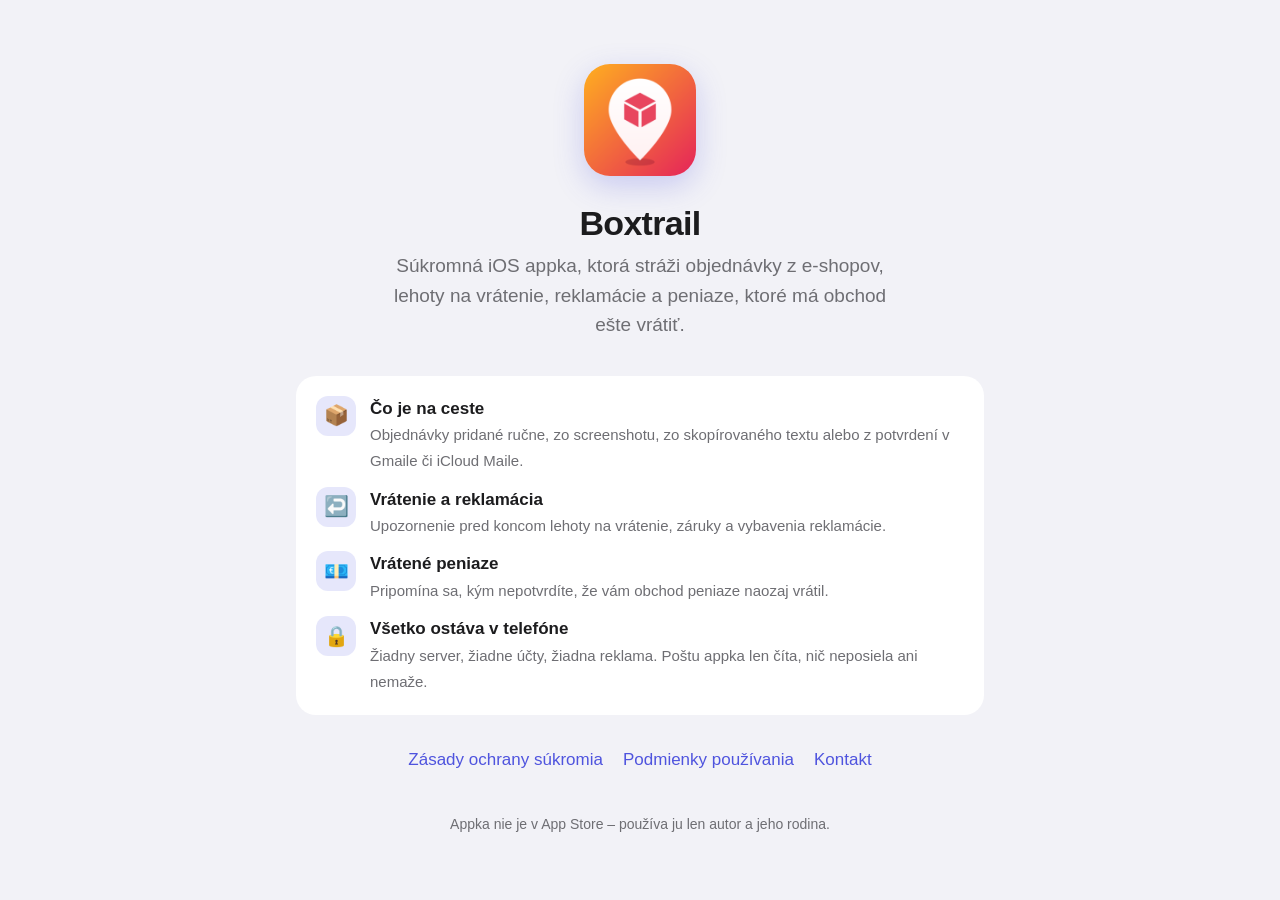
<file: index.html>
<!doctype html>
<html lang="sk">
<head>
  <meta charset="utf-8">
  <meta name="viewport" content="width=device-width, initial-scale=1">
  <title>Boxtrail – appka na objednávky, vratky a vrátené peniaze</title>
  <meta name="description" content="Súkromná iOS appka na sledovanie internetových objednávok, vrátenia tovaru, reklamácií a vrátených peňazí.">
  <link rel="icon" href="icon.png">
  <link rel="stylesheet" href="style.css">
</head>
<body>
<main>
  <header class="hero">
    <img src="icon.png" alt="Ikona appky Boxtrail">
    <h1>Boxtrail</h1>
    <p class="lead">Súkromná iOS appka, ktorá stráži objednávky z e-shopov, lehoty na vrátenie, reklamácie a peniaze, ktoré má obchod ešte vrátiť.</p>
  </header>

  <section class="card features">
    <div class="feature">
      <div class="dot">📦</div>
      <div><strong>Čo je na ceste</strong><span>Objednávky pridané ručne, zo screenshotu, zo skopírovaného textu alebo z potvrdení v Gmaile či iCloud Maile.</span></div>
    </div>
    <div class="feature">
      <div class="dot">↩️</div>
      <div><strong>Vrátenie a reklamácia</strong><span>Upozornenie pred koncom lehoty na vrátenie, záruky a vybavenia reklamácie.</span></div>
    </div>
    <div class="feature">
      <div class="dot">💶</div>
      <div><strong>Vrátené peniaze</strong><span>Pripomína sa, kým nepotvrdíte, že vám obchod peniaze naozaj vrátil.</span></div>
    </div>
    <div class="feature">
      <div class="dot">🔒</div>
      <div><strong>Všetko ostáva v telefóne</strong><span>Žiadny server, žiadne účty, žiadna reklama. Poštu appka len číta, nič neposiela ani nemaže.</span></div>
    </div>
  </section>

  <nav class="links">
    <a href="privacy.html">Zásady ochrany súkromia</a>
    <a href="terms.html">Podmienky používania</a>
    <a href="mailto:michal.drajna@gmail.com">Kontakt</a>
  </nav>

  <footer>Appka nie je v App Store – používa ju len autor a jeho rodina.</footer>
</main>
</body>
</html>
</file>
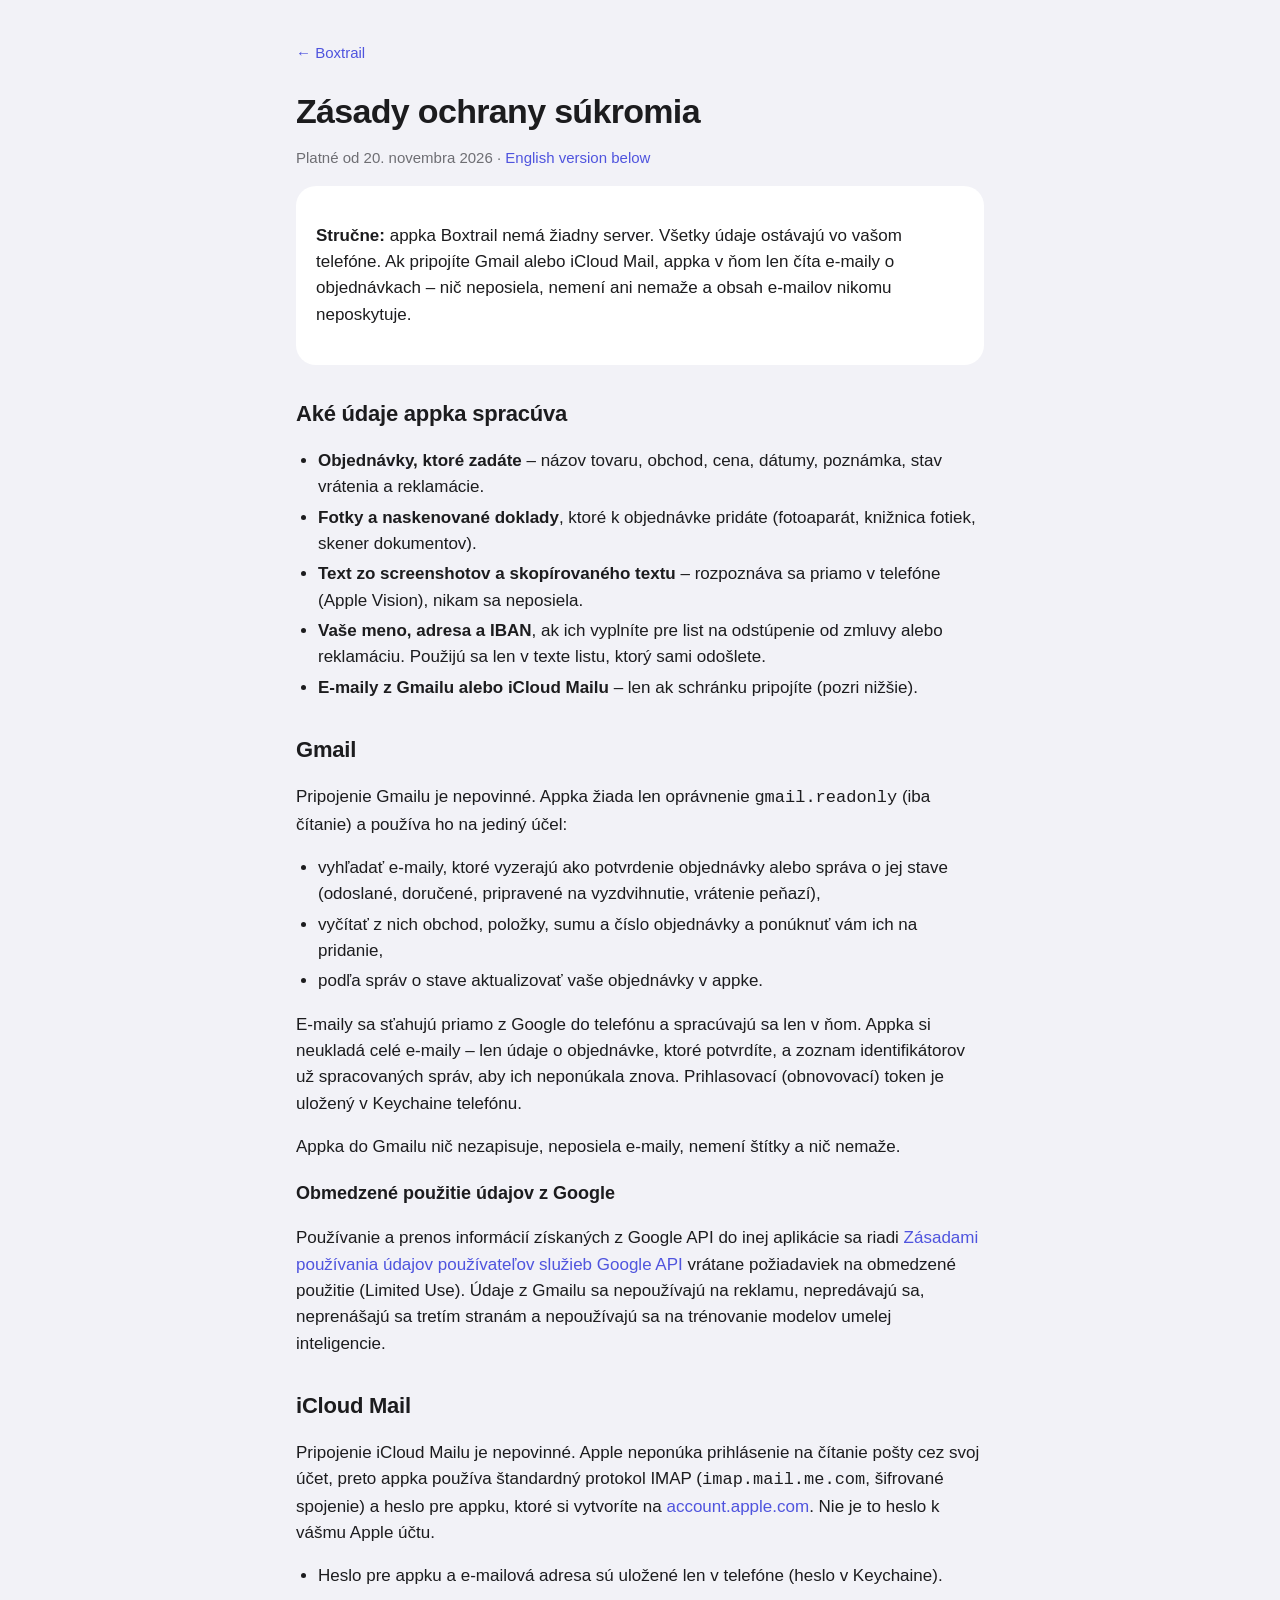
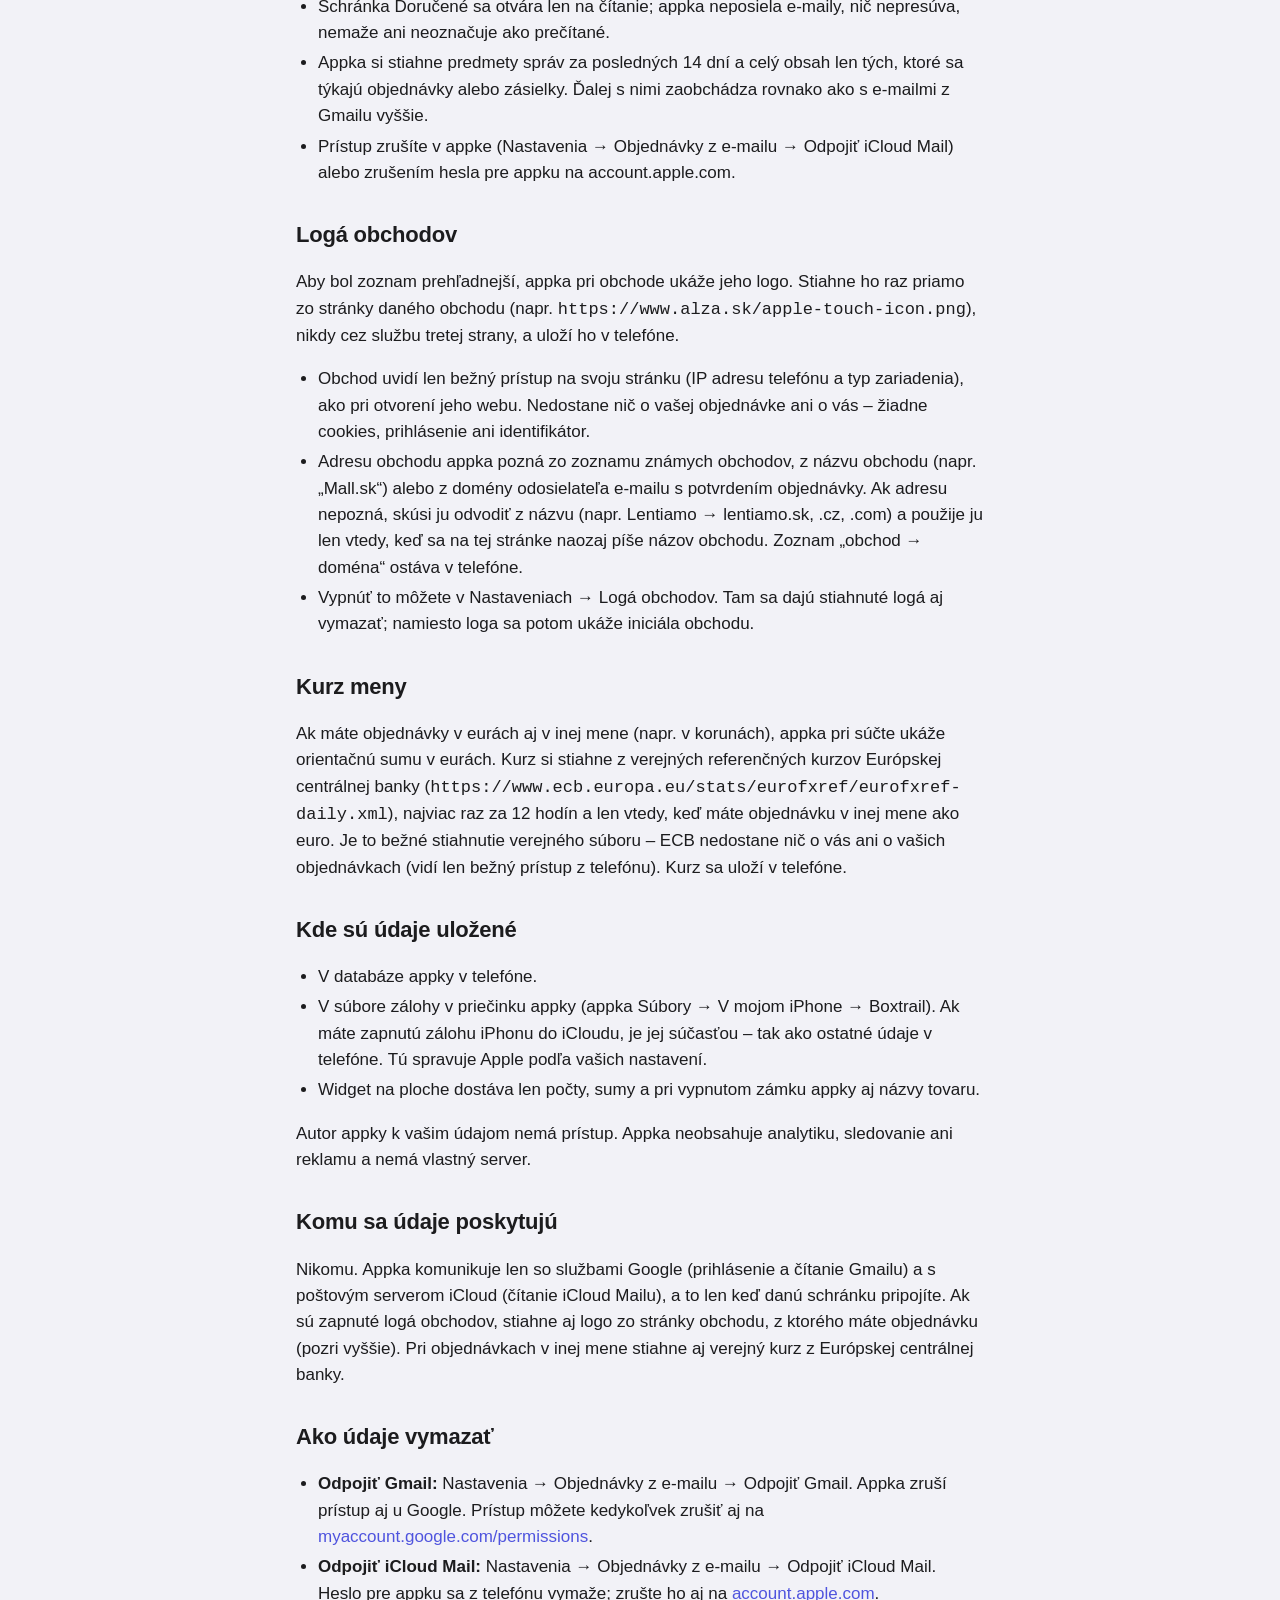
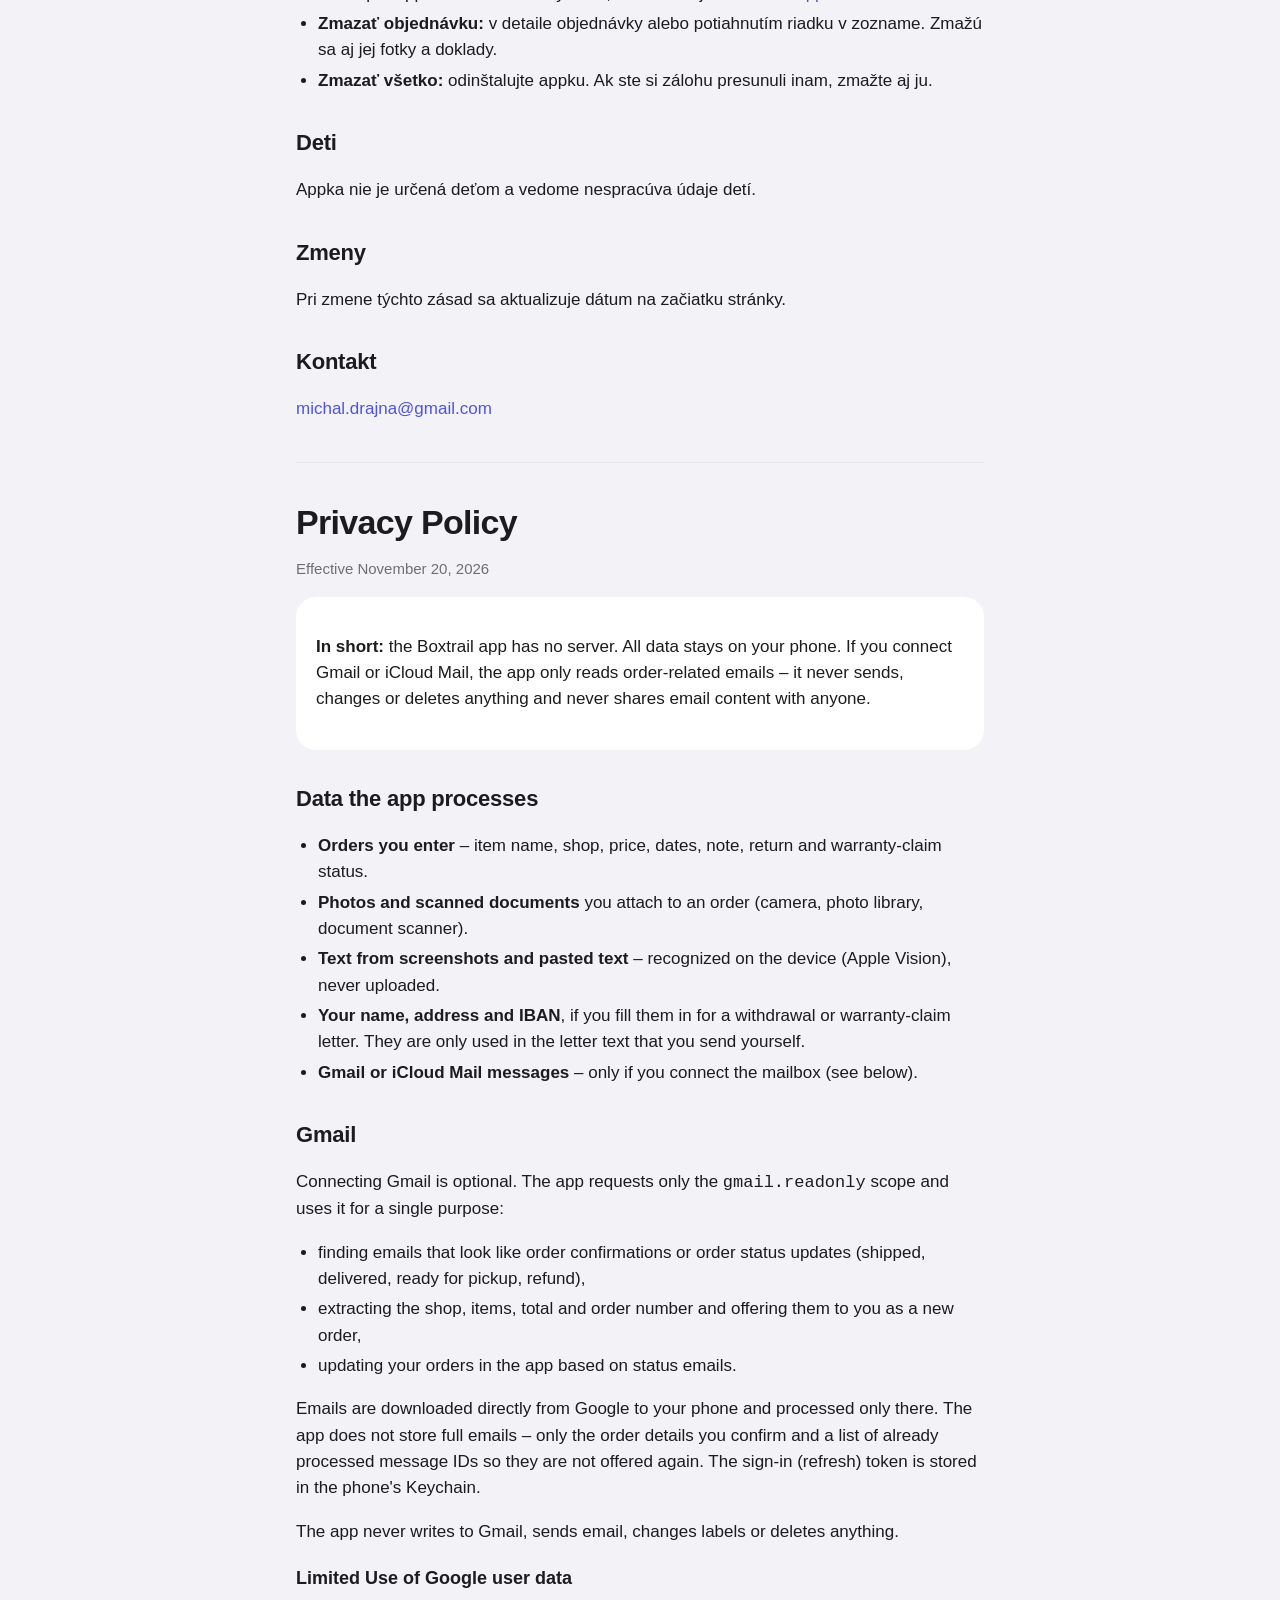
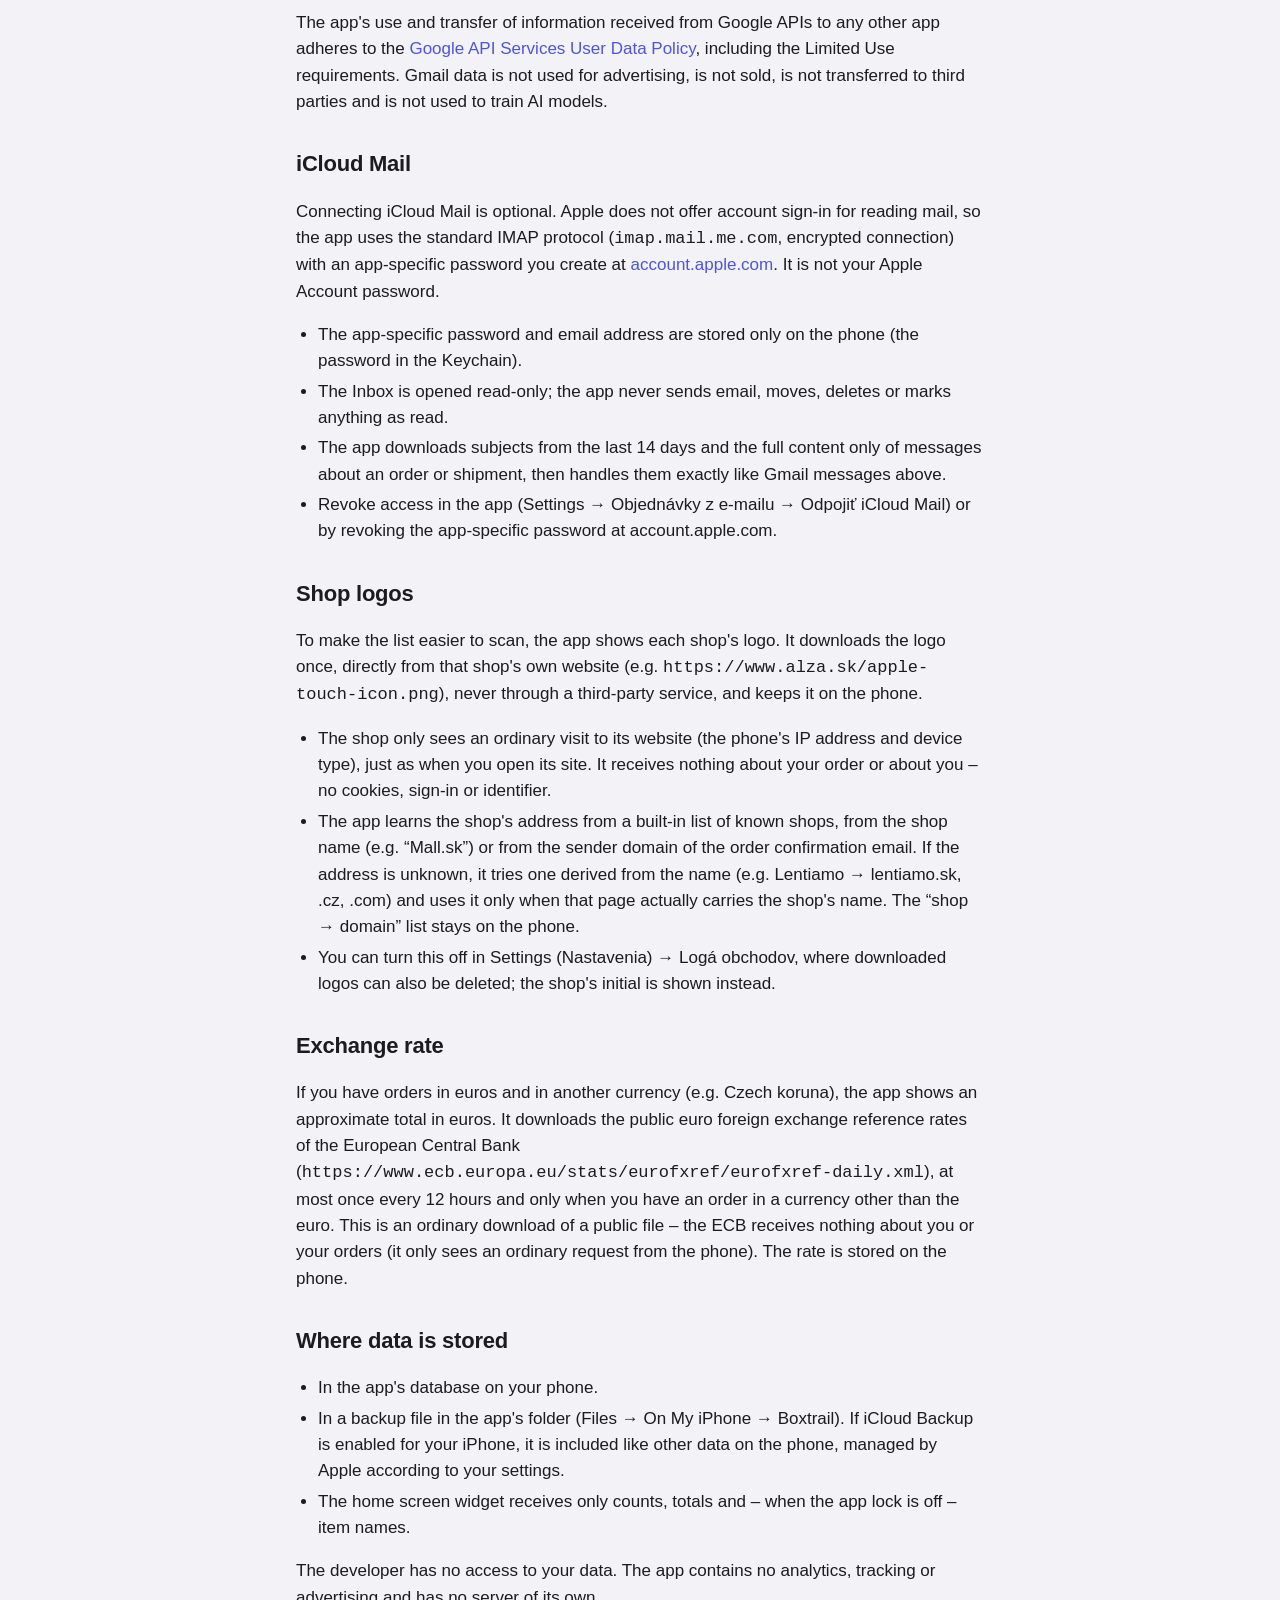
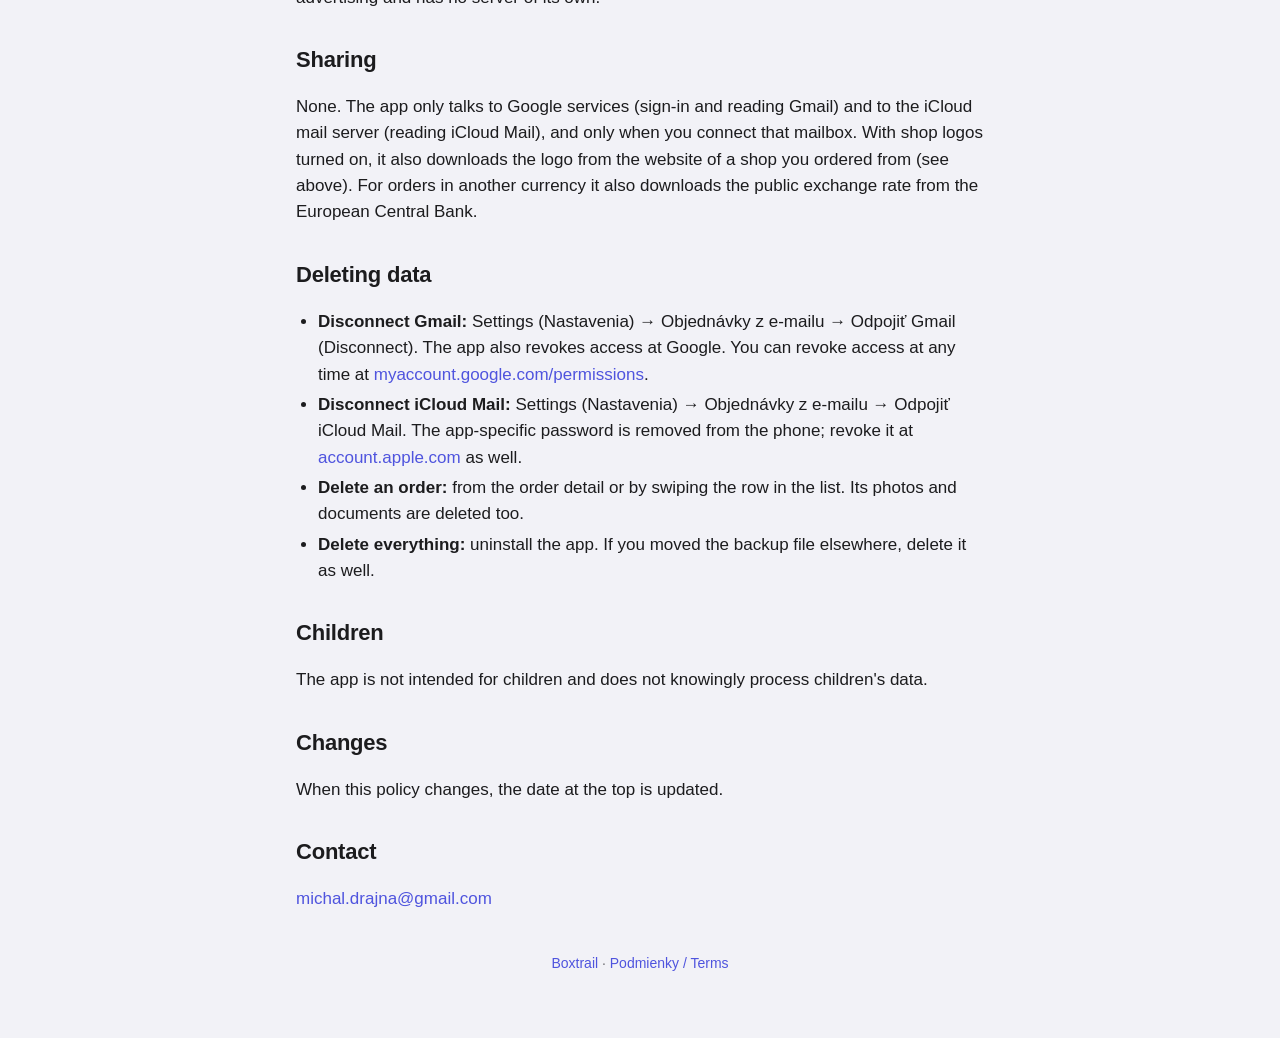
<file: privacy.html>
<!doctype html>
<html lang="sk">
<head>
  <meta charset="utf-8">
  <meta name="viewport" content="width=device-width, initial-scale=1">
  <title>Zásady ochrany súkromia – Boxtrail</title>
  <link rel="icon" href="icon.png">
  <link rel="stylesheet" href="style.css">
</head>
<body>
<main>
  <a class="back" href="./">← Boxtrail</a>
  <h1>Zásady ochrany súkromia</h1>
  <p class="muted">Platné od 20. novembra 2026 · <a href="#english">English version below</a></p>

  <div class="card">
    <p><strong>Stručne:</strong> appka Boxtrail nemá žiadny server. Všetky údaje ostávajú vo vašom telefóne. Ak pripojíte Gmail alebo iCloud Mail, appka v ňom len číta e-maily o objednávkach – nič neposiela, nemení ani nemaže a obsah e-mailov nikomu neposkytuje.</p>
  </div>

  <h2>Aké údaje appka spracúva</h2>
  <ul>
    <li><strong>Objednávky, ktoré zadáte</strong> – názov tovaru, obchod, cena, dátumy, poznámka, stav vrátenia a reklamácie.</li>
    <li><strong>Fotky a naskenované doklady</strong>, ktoré k objednávke pridáte (fotoaparát, knižnica fotiek, skener dokumentov).</li>
    <li><strong>Text zo screenshotov a skopírovaného textu</strong> – rozpoznáva sa priamo v telefóne (Apple Vision), nikam sa neposiela.</li>
    <li><strong>Vaše meno, adresa a IBAN</strong>, ak ich vyplníte pre list na odstúpenie od zmluvy alebo reklamáciu. Použijú sa len v texte listu, ktorý sami odošlete.</li>
    <li><strong>E-maily z Gmailu alebo iCloud Mailu</strong> – len ak schránku pripojíte (pozri nižšie).</li>
  </ul>

  <h2>Gmail</h2>
  <p>Pripojenie Gmailu je nepovinné. Appka žiada len oprávnenie <code>gmail.readonly</code> (iba čítanie) a používa ho na jediný účel:</p>
  <ul>
    <li>vyhľadať e-maily, ktoré vyzerajú ako potvrdenie objednávky alebo správa o jej stave (odoslané, doručené, pripravené na vyzdvihnutie, vrátenie peňazí),</li>
    <li>vyčítať z nich obchod, položky, sumu a číslo objednávky a ponúknuť vám ich na pridanie,</li>
    <li>podľa správ o stave aktualizovať vaše objednávky v appke.</li>
  </ul>
  <p>E-maily sa sťahujú priamo z Google do telefónu a spracúvajú sa len v ňom. Appka si neukladá celé e-maily – len údaje o objednávke, ktoré potvrdíte, a zoznam identifikátorov už spracovaných správ, aby ich neponúkala znova. Prihlasovací (obnovovací) token je uložený v Keychaine telefónu.</p>
  <p>Appka do Gmailu nič nezapisuje, neposiela e-maily, nemení štítky a nič nemaže.</p>

  <h3>Obmedzené použitie údajov z Google</h3>
  <p>Používanie a prenos informácií získaných z Google API do inej aplikácie sa riadi <a href="https://developers.google.com/terms/api-services-user-data-policy">Zásadami používania údajov používateľov služieb Google API</a> vrátane požiadaviek na obmedzené použitie (Limited Use). Údaje z Gmailu sa nepoužívajú na reklamu, nepredávajú sa, neprenášajú sa tretím stranám a nepoužívajú sa na trénovanie modelov umelej inteligencie.</p>

  <h2>iCloud Mail</h2>
  <p>Pripojenie iCloud Mailu je nepovinné. Apple neponúka prihlásenie na čítanie pošty cez svoj účet, preto appka používa štandardný protokol IMAP (<code>imap.mail.me.com</code>, šifrované spojenie) a heslo pre appku, ktoré si vytvoríte na <a href="https://account.apple.com">account.apple.com</a>. Nie je to heslo k vášmu Apple účtu.</p>
  <ul>
    <li>Heslo pre appku a e-mailová adresa sú uložené len v telefóne (heslo v Keychaine).</li>
    <li>Schránka Doručené sa otvára len na čítanie; appka neposiela e-maily, nič nepresúva, nemaže ani neoznačuje ako prečítané.</li>
    <li>Appka si stiahne predmety správ za posledných 14 dní a celý obsah len tých, ktoré sa týkajú objednávky alebo zásielky. Ďalej s nimi zaobchádza rovnako ako s e-mailmi z Gmailu vyššie.</li>
    <li>Prístup zrušíte v appke (Nastavenia → Objednávky z e-mailu → Odpojiť iCloud Mail) alebo zrušením hesla pre appku na account.apple.com.</li>
  </ul>

  <h2>Logá obchodov</h2>
  <p>Aby bol zoznam prehľadnejší, appka pri obchode ukáže jeho logo. Stiahne ho raz priamo zo stránky daného obchodu (napr. <code>https://www.alza.sk/apple-touch-icon.png</code>), nikdy cez službu tretej strany, a uloží ho v telefóne.</p>
  <ul>
    <li>Obchod uvidí len bežný prístup na svoju stránku (IP adresu telefónu a typ zariadenia), ako pri otvorení jeho webu. Nedostane nič o vašej objednávke ani o vás – žiadne cookies, prihlásenie ani identifikátor.</li>
    <li>Adresu obchodu appka pozná zo zoznamu známych obchodov, z názvu obchodu (napr. „Mall.sk“) alebo z domény odosielateľa e-mailu s potvrdením objednávky. Ak adresu nepozná, skúsi ju odvodiť z názvu (napr. Lentiamo → lentiamo.sk, .cz, .com) a použije ju len vtedy, keď sa na tej stránke naozaj píše názov obchodu. Zoznam „obchod → doména“ ostáva v telefóne.</li>
    <li>Vypnúť to môžete v Nastaveniach → Logá obchodov. Tam sa dajú stiahnuté logá aj vymazať; namiesto loga sa potom ukáže iniciála obchodu.</li>
  </ul>

  <h2>Kurz meny</h2>
  <p>Ak máte objednávky v eurách aj v inej mene (napr. v korunách), appka pri súčte ukáže orientačnú sumu v eurách. Kurz si stiahne z verejných referenčných kurzov Európskej centrálnej banky (<code>https://www.ecb.europa.eu/stats/eurofxref/eurofxref-daily.xml</code>), najviac raz za 12 hodín a len vtedy, keď máte objednávku v inej mene ako euro. Je to bežné stiahnutie verejného súboru – ECB nedostane nič o vás ani o vašich objednávkach (vidí len bežný prístup z telefónu). Kurz sa uloží v telefóne.</p>

  <h2>Kde sú údaje uložené</h2>
  <ul>
    <li>V databáze appky v telefóne.</li>
    <li>V súbore zálohy v priečinku appky (appka Súbory → V mojom iPhone → Boxtrail). Ak máte zapnutú zálohu iPhonu do iCloudu, je jej súčasťou – tak ako ostatné údaje v telefóne. Tú spravuje Apple podľa vašich nastavení.</li>
    <li>Widget na ploche dostáva len počty, sumy a pri vypnutom zámku appky aj názvy tovaru.</li>
  </ul>
  <p>Autor appky k vašim údajom nemá prístup. Appka neobsahuje analytiku, sledovanie ani reklamu a nemá vlastný server.</p>

  <h2>Komu sa údaje poskytujú</h2>
  <p>Nikomu. Appka komunikuje len so službami Google (prihlásenie a čítanie Gmailu) a s poštovým serverom iCloud (čítanie iCloud Mailu), a to len keď danú schránku pripojíte. Ak sú zapnuté logá obchodov, stiahne aj logo zo stránky obchodu, z ktorého máte objednávku (pozri vyššie). Pri objednávkach v inej mene stiahne aj verejný kurz z Európskej centrálnej banky.</p>

  <h2>Ako údaje vymazať</h2>
  <ul>
    <li><strong>Odpojiť Gmail:</strong> Nastavenia → Objednávky z e-mailu → Odpojiť Gmail. Appka zruší prístup aj u Google. Prístup môžete kedykoľvek zrušiť aj na <a href="https://myaccount.google.com/permissions">myaccount.google.com/permissions</a>.</li>
    <li><strong>Odpojiť iCloud Mail:</strong> Nastavenia → Objednávky z e-mailu → Odpojiť iCloud Mail. Heslo pre appku sa z telefónu vymaže; zrušte ho aj na <a href="https://account.apple.com">account.apple.com</a>.</li>
    <li><strong>Zmazať objednávku:</strong> v detaile objednávky alebo potiahnutím riadku v zozname. Zmažú sa aj jej fotky a doklady.</li>
    <li><strong>Zmazať všetko:</strong> odinštalujte appku. Ak ste si zálohu presunuli inam, zmažte aj ju.</li>
  </ul>

  <h2>Deti</h2>
  <p>Appka nie je určená deťom a vedome nespracúva údaje detí.</p>

  <h2>Zmeny</h2>
  <p>Pri zmene týchto zásad sa aktualizuje dátum na začiatku stránky.</p>

  <h2>Kontakt</h2>
  <p><a href="mailto:michal.drajna@gmail.com">michal.drajna@gmail.com</a></p>

  <hr>

  <h1 id="english">Privacy Policy</h1>
  <p class="muted">Effective November 20, 2026</p>

  <div class="card">
    <p><strong>In short:</strong> the Boxtrail app has no server. All data stays on your phone. If you connect Gmail or iCloud Mail, the app only reads order-related emails – it never sends, changes or deletes anything and never shares email content with anyone.</p>
  </div>

  <h2>Data the app processes</h2>
  <ul>
    <li><strong>Orders you enter</strong> – item name, shop, price, dates, note, return and warranty-claim status.</li>
    <li><strong>Photos and scanned documents</strong> you attach to an order (camera, photo library, document scanner).</li>
    <li><strong>Text from screenshots and pasted text</strong> – recognized on the device (Apple Vision), never uploaded.</li>
    <li><strong>Your name, address and IBAN</strong>, if you fill them in for a withdrawal or warranty-claim letter. They are only used in the letter text that you send yourself.</li>
    <li><strong>Gmail or iCloud Mail messages</strong> – only if you connect the mailbox (see below).</li>
  </ul>

  <h2>Gmail</h2>
  <p>Connecting Gmail is optional. The app requests only the <code>gmail.readonly</code> scope and uses it for a single purpose:</p>
  <ul>
    <li>finding emails that look like order confirmations or order status updates (shipped, delivered, ready for pickup, refund),</li>
    <li>extracting the shop, items, total and order number and offering them to you as a new order,</li>
    <li>updating your orders in the app based on status emails.</li>
  </ul>
  <p>Emails are downloaded directly from Google to your phone and processed only there. The app does not store full emails – only the order details you confirm and a list of already processed message IDs so they are not offered again. The sign-in (refresh) token is stored in the phone's Keychain.</p>
  <p>The app never writes to Gmail, sends email, changes labels or deletes anything.</p>

  <h3>Limited Use of Google user data</h3>
  <p>The app's use and transfer of information received from Google APIs to any other app adheres to the <a href="https://developers.google.com/terms/api-services-user-data-policy">Google API Services User Data Policy</a>, including the Limited Use requirements. Gmail data is not used for advertising, is not sold, is not transferred to third parties and is not used to train AI models.</p>

  <h2>iCloud Mail</h2>
  <p>Connecting iCloud Mail is optional. Apple does not offer account sign-in for reading mail, so the app uses the standard IMAP protocol (<code>imap.mail.me.com</code>, encrypted connection) with an app-specific password you create at <a href="https://account.apple.com">account.apple.com</a>. It is not your Apple Account password.</p>
  <ul>
    <li>The app-specific password and email address are stored only on the phone (the password in the Keychain).</li>
    <li>The Inbox is opened read-only; the app never sends email, moves, deletes or marks anything as read.</li>
    <li>The app downloads subjects from the last 14 days and the full content only of messages about an order or shipment, then handles them exactly like Gmail messages above.</li>
    <li>Revoke access in the app (Settings → Objednávky z e-mailu → Odpojiť iCloud Mail) or by revoking the app-specific password at account.apple.com.</li>
  </ul>

  <h2>Shop logos</h2>
  <p>To make the list easier to scan, the app shows each shop's logo. It downloads the logo once, directly from that shop's own website (e.g. <code>https://www.alza.sk/apple-touch-icon.png</code>), never through a third-party service, and keeps it on the phone.</p>
  <ul>
    <li>The shop only sees an ordinary visit to its website (the phone's IP address and device type), just as when you open its site. It receives nothing about your order or about you – no cookies, sign-in or identifier.</li>
    <li>The app learns the shop's address from a built-in list of known shops, from the shop name (e.g. “Mall.sk”) or from the sender domain of the order confirmation email. If the address is unknown, it tries one derived from the name (e.g. Lentiamo → lentiamo.sk, .cz, .com) and uses it only when that page actually carries the shop's name. The “shop → domain” list stays on the phone.</li>
    <li>You can turn this off in Settings (Nastavenia) → Logá obchodov, where downloaded logos can also be deleted; the shop's initial is shown instead.</li>
  </ul>

  <h2>Exchange rate</h2>
  <p>If you have orders in euros and in another currency (e.g. Czech koruna), the app shows an approximate total in euros. It downloads the public euro foreign exchange reference rates of the European Central Bank (<code>https://www.ecb.europa.eu/stats/eurofxref/eurofxref-daily.xml</code>), at most once every 12 hours and only when you have an order in a currency other than the euro. This is an ordinary download of a public file – the ECB receives nothing about you or your orders (it only sees an ordinary request from the phone). The rate is stored on the phone.</p>

  <h2>Where data is stored</h2>
  <ul>
    <li>In the app's database on your phone.</li>
    <li>In a backup file in the app's folder (Files → On My iPhone → Boxtrail). If iCloud Backup is enabled for your iPhone, it is included like other data on the phone, managed by Apple according to your settings.</li>
    <li>The home screen widget receives only counts, totals and – when the app lock is off – item names.</li>
  </ul>
  <p>The developer has no access to your data. The app contains no analytics, tracking or advertising and has no server of its own.</p>

  <h2>Sharing</h2>
  <p>None. The app only talks to Google services (sign-in and reading Gmail) and to the iCloud mail server (reading iCloud Mail), and only when you connect that mailbox. With shop logos turned on, it also downloads the logo from the website of a shop you ordered from (see above). For orders in another currency it also downloads the public exchange rate from the European Central Bank.</p>

  <h2>Deleting data</h2>
  <ul>
    <li><strong>Disconnect Gmail:</strong> Settings (Nastavenia) → Objednávky z e-mailu → Odpojiť Gmail (Disconnect). The app also revokes access at Google. You can revoke access at any time at <a href="https://myaccount.google.com/permissions">myaccount.google.com/permissions</a>.</li>
    <li><strong>Disconnect iCloud Mail:</strong> Settings (Nastavenia) → Objednávky z e-mailu → Odpojiť iCloud Mail. The app-specific password is removed from the phone; revoke it at <a href="https://account.apple.com">account.apple.com</a> as well.</li>
    <li><strong>Delete an order:</strong> from the order detail or by swiping the row in the list. Its photos and documents are deleted too.</li>
    <li><strong>Delete everything:</strong> uninstall the app. If you moved the backup file elsewhere, delete it as well.</li>
  </ul>

  <h2>Children</h2>
  <p>The app is not intended for children and does not knowingly process children's data.</p>

  <h2>Changes</h2>
  <p>When this policy changes, the date at the top is updated.</p>

  <h2>Contact</h2>
  <p><a href="mailto:michal.drajna@gmail.com">michal.drajna@gmail.com</a></p>

  <footer><a href="./">Boxtrail</a> · <a href="terms.html">Podmienky / Terms</a></footer>
</main>
</body>
</html>
</file>
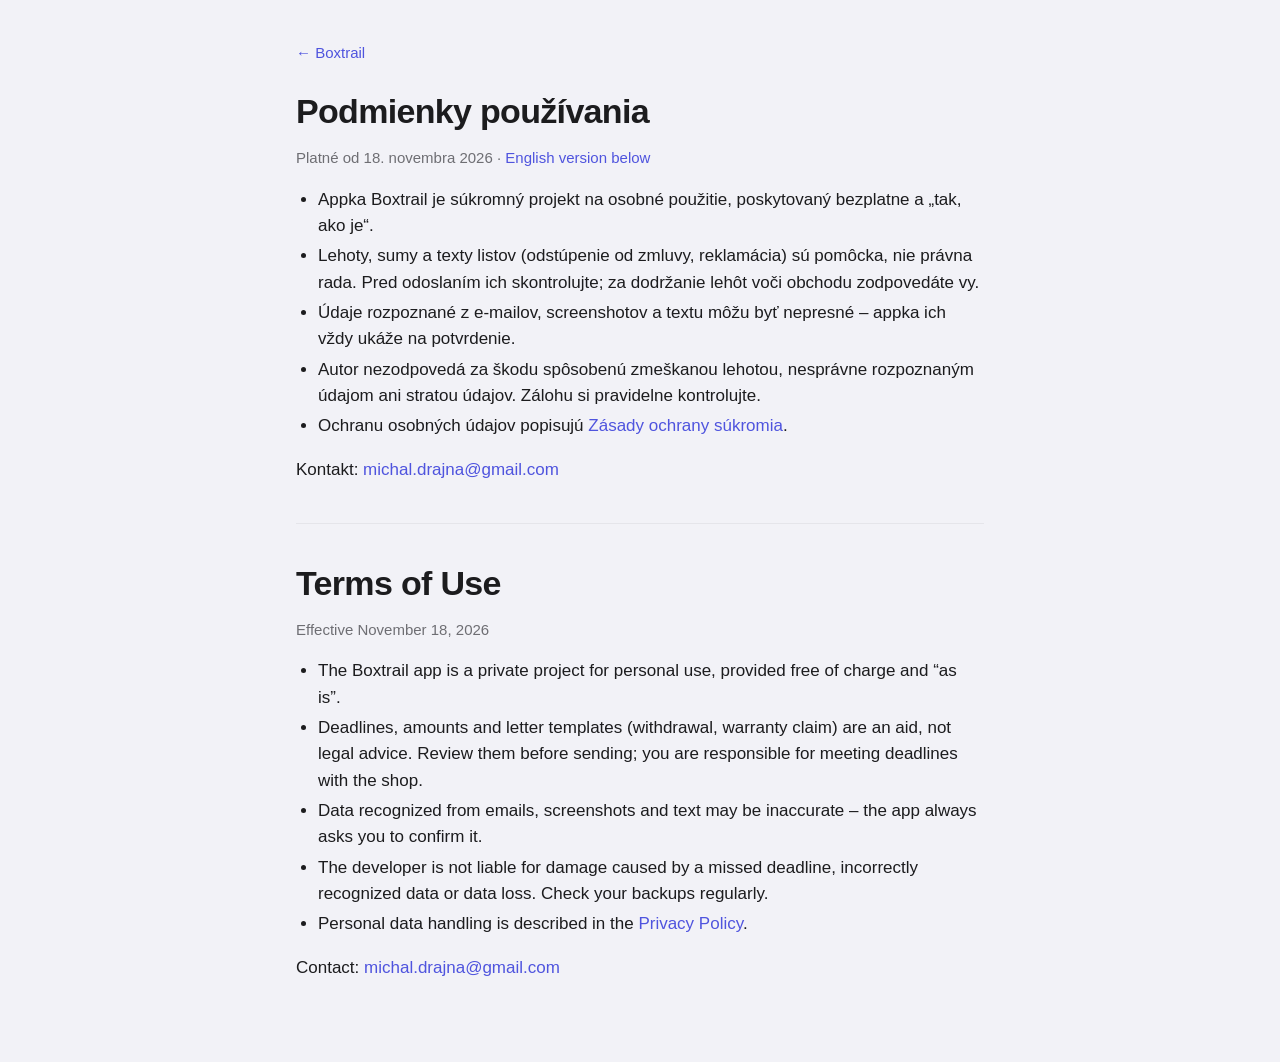
<file: terms.html>
<!doctype html>
<html lang="sk">
<head>
  <meta charset="utf-8">
  <meta name="viewport" content="width=device-width, initial-scale=1">
  <title>Podmienky používania – Boxtrail</title>
  <link rel="icon" href="icon.png">
  <link rel="stylesheet" href="style.css">
</head>
<body>
<main>
  <a class="back" href="./">← Boxtrail</a>
  <h1>Podmienky používania</h1>
  <p class="muted">Platné od 18. novembra 2026 · <a href="#english">English version below</a></p>

  <ul>
    <li>Appka Boxtrail je súkromný projekt na osobné použitie, poskytovaný bezplatne a „tak, ako je“.</li>
    <li>Lehoty, sumy a texty listov (odstúpenie od zmluvy, reklamácia) sú pomôcka, nie právna rada. Pred odoslaním ich skontrolujte; za dodržanie lehôt voči obchodu zodpovedáte vy.</li>
    <li>Údaje rozpoznané z e-mailov, screenshotov a textu môžu byť nepresné – appka ich vždy ukáže na potvrdenie.</li>
    <li>Autor nezodpovedá za škodu spôsobenú zmeškanou lehotou, nesprávne rozpoznaným údajom ani stratou údajov. Zálohu si pravidelne kontrolujte.</li>
    <li>Ochranu osobných údajov popisujú <a href="privacy.html">Zásady ochrany súkromia</a>.</li>
  </ul>
  <p>Kontakt: <a href="mailto:michal.drajna@gmail.com">michal.drajna@gmail.com</a></p>

  <hr>

  <h1 id="english">Terms of Use</h1>
  <p class="muted">Effective November 18, 2026</p>
  <ul>
    <li>The Boxtrail app is a private project for personal use, provided free of charge and “as is”.</li>
    <li>Deadlines, amounts and letter templates (withdrawal, warranty claim) are an aid, not legal advice. Review them before sending; you are responsible for meeting deadlines with the shop.</li>
    <li>Data recognized from emails, screenshots and text may be inaccurate – the app always asks you to confirm it.</li>
    <li>The developer is not liable for damage caused by a missed deadline, incorrectly recognized data or data loss. Check your backups regularly.</li>
    <li>Personal data handling is described in the <a href="privacy.html">Privacy Policy</a>.</li>
  </ul>
  <p>Contact: <a href="mailto:michal.drajna@gmail.com">michal.drajna@gmail.com</a></p>
</main>
</body>
</html>
</file>
<file: style.css>
:root {
  --bg: #f2f2f7;
  --card: #ffffff;
  --text: #1c1c1e;
  --muted: #6e6e73;
  --accent: #4f54de;
  --line: #e5e5ea;
}

@media (prefers-color-scheme: dark) {
  :root {
    --bg: #000000;
    --card: #1c1c1e;
    --text: #f2f2f7;
    --muted: #a1a1a6;
    --accent: #9499ff;
    --line: #2c2c2e;
  }
}

* { box-sizing: border-box; }

body {
  margin: 0;
  background: var(--bg);
  color: var(--text);
  font: 17px/1.55 -apple-system, BlinkMacSystemFont, "SF Pro Text", "Segoe UI", Roboto, sans-serif;
  -webkit-font-smoothing: antialiased;
}

main {
  max-width: 720px;
  margin: 0 auto;
  padding: 40px 16px 64px;
}

header.hero {
  text-align: center;
  padding: 24px 0 8px;
}

header.hero img {
  width: 112px;
  height: 112px;
  border-radius: 26px;
  box-shadow: 0 10px 30px rgba(79, 84, 222, 0.25);
}

h1 { font-size: 34px; line-height: 1.15; margin: 20px 0 8px; letter-spacing: -0.02em; }
h2 { font-size: 22px; margin: 32px 0 8px; letter-spacing: -0.01em; }
h3 { font-size: 18px; margin: 20px 0 4px; }

p.lead { color: var(--muted); font-size: 19px; margin: 0 auto; max-width: 520px; }

.card {
  background: var(--card);
  border-radius: 20px;
  padding: 20px;
  margin-top: 16px;
}

.features { display: grid; gap: 12px; margin-top: 28px; }
.feature { display: flex; gap: 14px; align-items: flex-start; }
.feature .dot {
  flex: none;
  width: 40px; height: 40px;
  border-radius: 12px;
  display: grid; place-items: center;
  font-size: 20px;
  background: color-mix(in srgb, var(--accent) 14%, transparent);
}
.feature strong { display: block; }
.feature span { color: var(--muted); font-size: 15px; }

a { color: var(--accent); text-decoration: none; }
a:hover { text-decoration: underline; }

ul { padding-left: 22px; }
li { margin: 4px 0; }

.muted { color: var(--muted); font-size: 15px; }

nav.links { display: flex; flex-wrap: wrap; gap: 8px 20px; justify-content: center; margin-top: 32px; }

footer { margin-top: 40px; text-align: center; color: var(--muted); font-size: 14px; }

hr { border: none; border-top: 1px solid var(--line); margin: 40px 0; }

.back { display: inline-block; margin-bottom: 8px; font-size: 15px; }
</file>
